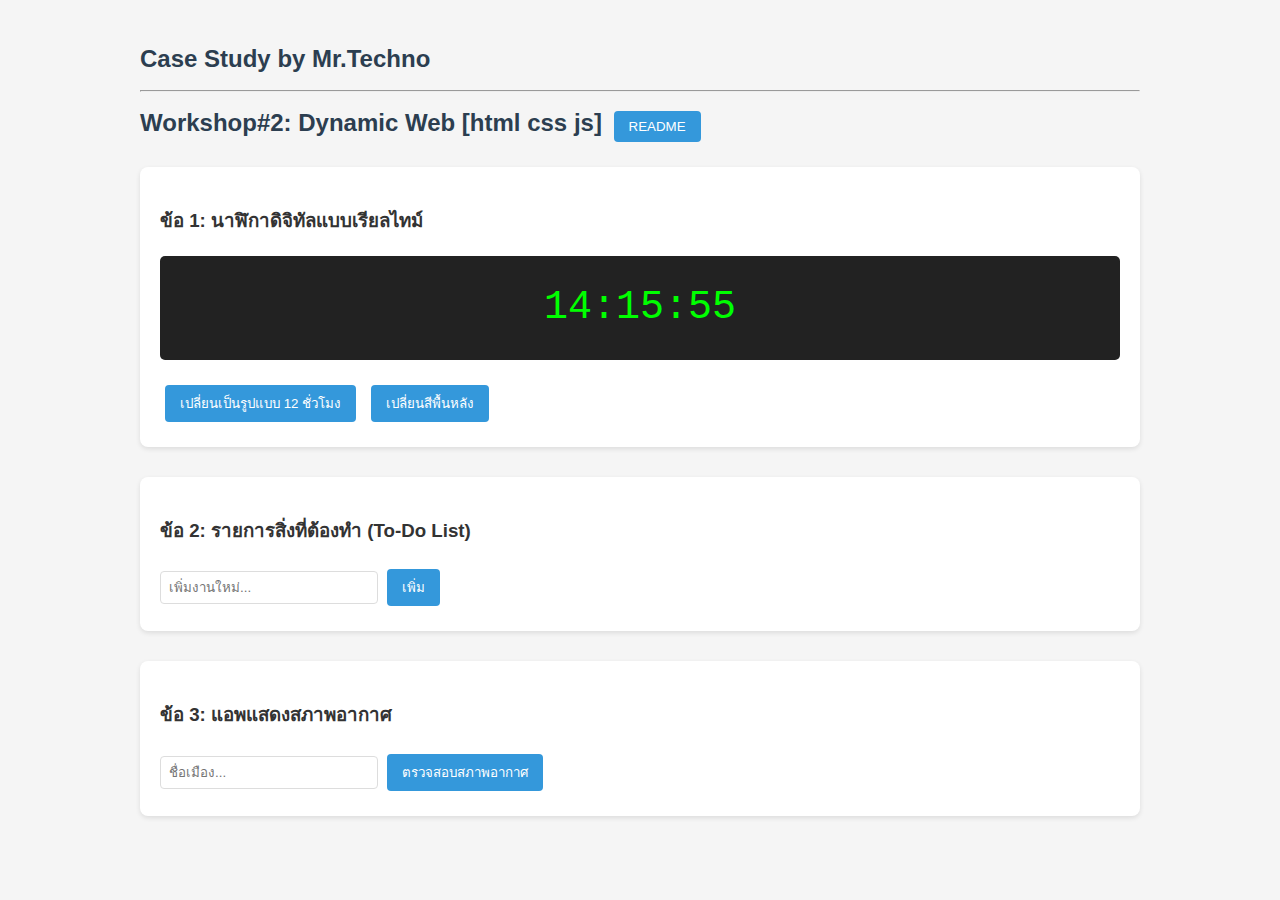
<file: DynamicWeb (HTML-CSS-JS)/index.html>
<!DOCTYPE html>
<html lang="th">
<head>
    <meta charset="UTF-8">
    <meta name="viewport" content="width=device-width, initial-scale=1.0">
    <title>Workshop#2: Dynamic Web [html css js]</title>
    <link rel="stylesheet" href="styles.css">
</head>
<body>
    <h2>Case Study by Mr.Techno <hr>
        Workshop#2: Dynamic Web [html css js]
        <form style="display: inline-block;"><button class="readme-link" formaction="https://thinnaphatcsi.github.io/CSI205/DynamicWeb%20(HTML-CSS-JS)/README.md">README</button></form>
    </h2>
    <!-- ข้อ 1: นาฬิกาดิจิทัล -->
    <div class="section">
        <h3>ข้อ 1: นาฬิกาดิจิทัลแบบเรียลไทม์</h3>
        <div class="clock" id="clock">00:00:00</div>
        <div>
            <button id="toggleFormat">เปลี่ยนเป็นรูปแบบ 12 ชั่วโมง</button>
            <button id="changeColor">เปลี่ยนสีพื้นหลัง</button>
        </div>
    </div>
    
    <!-- ข้อ 2: To-Do List -->
    <div class="section">
        <h3>ข้อ 2: รายการสิ่งที่ต้องทำ (To-Do List)</h3>
        <div>
            <input type="text" id="todoInput" placeholder="เพิ่มงานใหม่...">
            <button id="addTodo">เพิ่ม</button>
        </div>
        <div id="todoList"></div>
    </div>
    
    <!-- ข้อ 3: สภาพอากาศ -->
    <div class="section">
        <h3>ข้อ 3: แอพแสดงสภาพอากาศ</h3>
        <div>
            <input type="text" id="cityInput" placeholder="ชื่อเมือง...">
            <button id="getWeather">ตรวจสอบสภาพอากาศ</button>
        </div>
        <div id="weatherResult"></div>
    </div>

    <script src="script.js">
       
    </script>
</body>
</html>
</file>
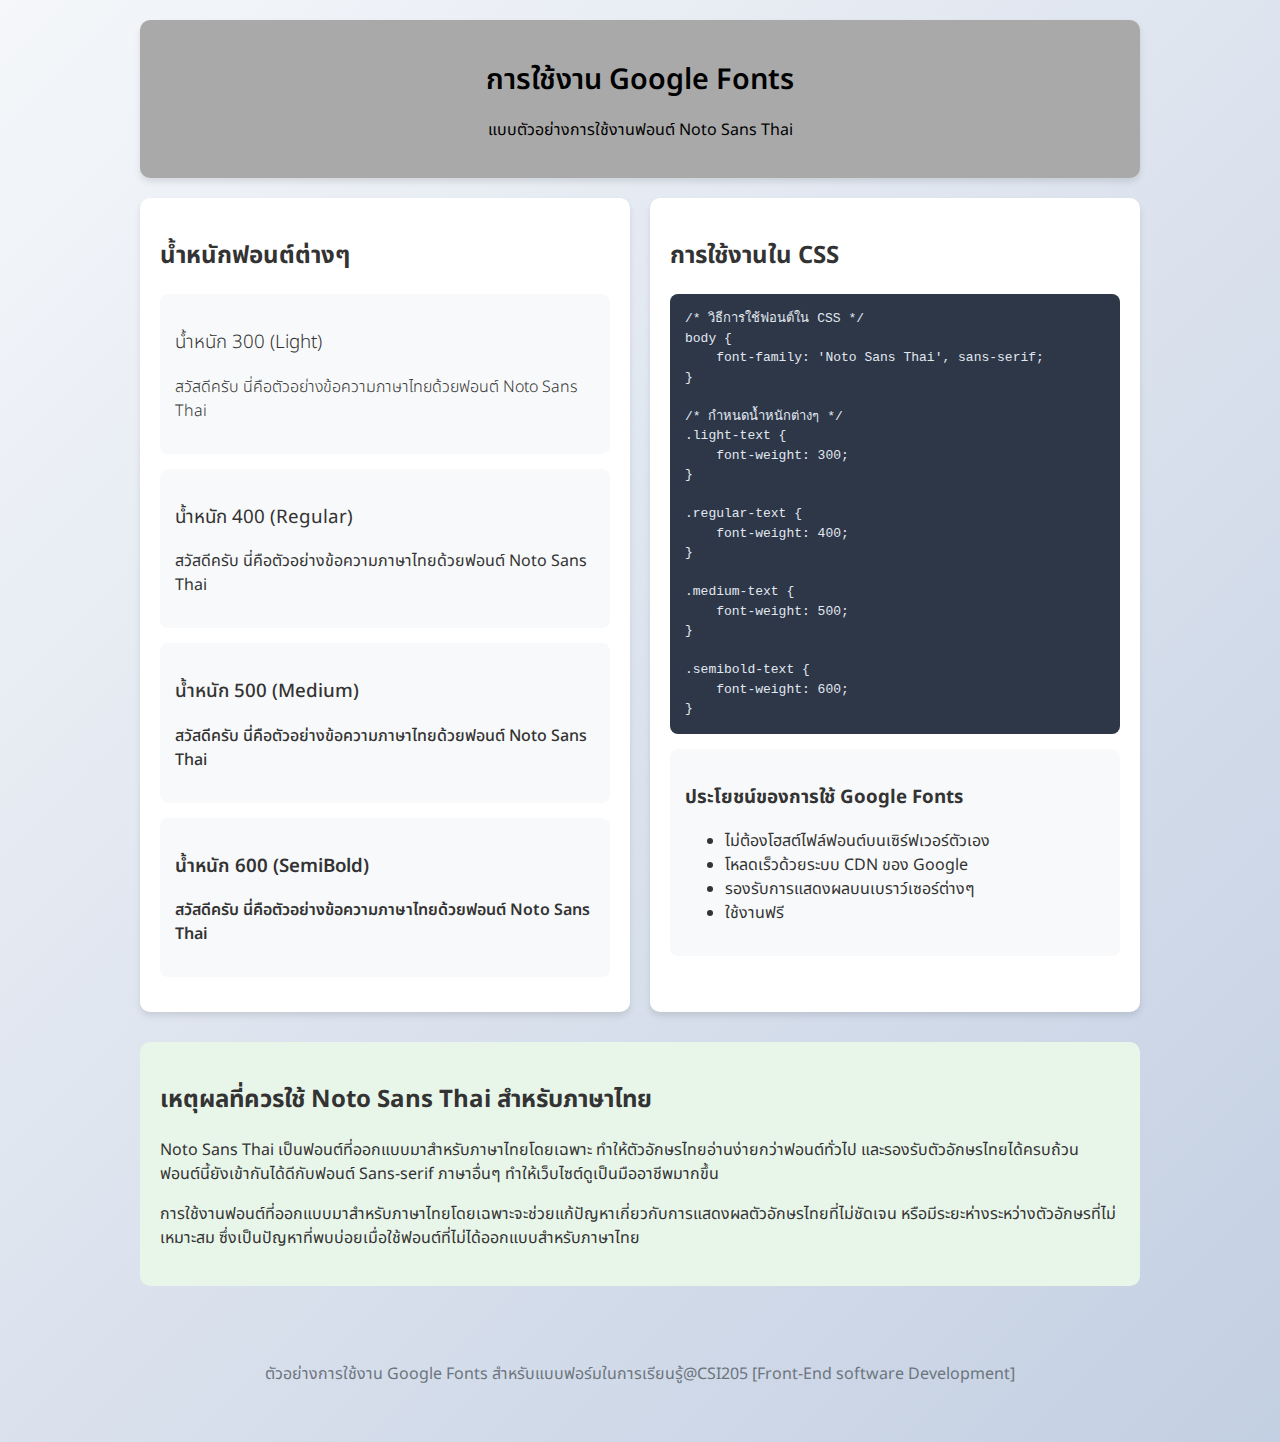
<file: Google Fonts (Noto Sans Thai)/index.html>
<!DOCTYPE html>
<html lang="th">
<head>
    <meta charset="UTF-8">
    <meta name="viewport" content="width=device-width, initial-scale=1.0">
    <title>ตัวอย่างการใช้งาน Google Fonts</title>
    <link href="https://fonts.googleapis.com/css2?family=Noto+Sans+Thai:wght@300;400;500;600&display=swap" rel="stylesheet">
    <style>
        body {
            font-family: 'Noto Sans Thai', sans-serif;
            background: linear-gradient(135deg, #f5f7fa 0%, #c3cfe2 100%);
            color: #333;
            line-height: 1.5;
            padding: 20px;
            max-width: 1000px;
            margin: 0 auto;
        }
        
        header {
            text-align: center;
            padding: 20px;
            background: darkgray;
            color: black;
            border-radius: 10px;
            margin-bottom: 20px;
            box-shadow: 0 4px 6px rgba(0, 0, 0, 0.1);
        }
        
        h1 {
            font-weight: 600;
            font-size: 1.8rem;
            margin-bottom: 10px;
        }
        
        .container {
            display: grid;
            grid-template-columns: 1fr 1fr;
            gap: 20px;
        }
        
        .card {
            background: white;
            padding: 20px;
            border-radius: 10px;
            box-shadow: 0 4px 6px rgba(0, 0, 0, 0.1);
        }
        
        .font-weight-300 { font-weight: 300; }
        .font-weight-400 { font-weight: 400; }
        .font-weight-500 { font-weight: 500; }
        .font-weight-600 { font-weight: 600; }
        
        .example {
            margin: 15px 0;
            padding: 15px;
            background: #f8f9fa;
            border-radius: 8px;
        }
        
        .code-example {
            background: #2d3748;
            color: #e2e8f0;
            padding: 15px;
            border-radius: 8px;
            font-family: monospace;
            margin: 15px 0;
            overflow-x: auto;
        }
        
        .usage {
            background: #e8f5e9;
            padding: 20px;
            border-radius: 10px;
            margin-top: 30px;
        }
        
        footer {
            text-align: center;
            margin-top: 40px;
            padding: 20px;
            color: #6c757d;
        }
        
        @media (max-width: 768px) {
            .container {
                grid-template-columns: 1fr;
            }
        }
    </style>
</head>
<body>
    <header>
        <h1>การใช้งาน Google Fonts</h1>
        <p>แบบตัวอย่างการใช้งานฟอนต์ Noto Sans Thai</p>
    </header>
    
    <div class="container">
        <div class="card">
            <h2>น้ำหนักฟอนต์ต่างๆ</h2>
            
            <div class="example">
                <h3 class="font-weight-300">น้ำหนัก 300 (Light)</h3>
                <p class="font-weight-300">สวัสดีครับ นี่คือตัวอย่างข้อความภาษาไทยด้วยฟอนต์ Noto Sans Thai</p>
            </div>
            
            <div class="example">
                <h3 class="font-weight-400">น้ำหนัก 400 (Regular)</h3>
                <p class="font-weight-400">สวัสดีครับ นี่คือตัวอย่างข้อความภาษาไทยด้วยฟอนต์ Noto Sans Thai</p>
            </div>
            
            <div class="example">
                <h3 class="font-weight-500">น้ำหนัก 500 (Medium)</h3>
                <p class="font-weight-500">สวัสดีครับ นี่คือตัวอย่างข้อความภาษาไทยด้วยฟอนต์ Noto Sans Thai</p>
            </div>
            
            <div class="example">
                <h3 class="font-weight-600">น้ำหนัก 600 (SemiBold)</h3>
                <p class="font-weight-600">สวัสดีครับ นี่คือตัวอย่างข้อความภาษาไทยด้วยฟอนต์ Noto Sans Thai</p>
            </div>
        </div>
        
        <div class="card">
            <h2>การใช้งานใน CSS</h2>
            
            <div class="code-example">
                /* วิธีการใช้ฟอนต์ใน CSS */<br>
                body {<br>
                &nbsp;&nbsp;&nbsp;&nbsp;font-family: 'Noto Sans Thai', sans-serif;<br>
                }<br><br>
                
                /* กำหนดน้ำหนักต่างๆ */<br>
                .light-text {<br>
                &nbsp;&nbsp;&nbsp;&nbsp;font-weight: 300;<br>
                }<br><br>
                
                .regular-text {<br>
                &nbsp;&nbsp;&nbsp;&nbsp;font-weight: 400;<br>
                }<br><br>
                
                .medium-text {<br>
                &nbsp;&nbsp;&nbsp;&nbsp;font-weight: 500;<br>
                }<br><br>
                
                .semibold-text {<br>
                &nbsp;&nbsp;&nbsp;&nbsp;font-weight: 600;<br>
                }
            </div>
            
            <div class="example">
                <h3>ประโยชน์ของการใช้ Google Fonts</h3>
                <ul>
                    <li>ไม่ต้องโฮสต์ไฟล์ฟอนต์บนเซิร์ฟเวอร์ตัวเอง</li>
                    <li>โหลดเร็วด้วยระบบ CDN ของ Google</li>
                    <li>รองรับการแสดงผลบนเบราว์เซอร์ต่างๆ</li>
                    <li>ใช้งานฟรี</li>
                </ul>
            </div>
        </div>
    </div>
    
    <div class="usage">
        <h2>เหตุผลที่ควรใช้ Noto Sans Thai สำหรับภาษาไทย</h2>
        <p>Noto Sans Thai เป็นฟอนต์ที่ออกแบบมาสำหรับภาษาไทยโดยเฉพาะ ทำให้ตัวอักษรไทยอ่านง่ายกว่าฟอนต์ทั่วไป และรองรับตัวอักษรไทยได้ครบถ้วน ฟอนต์นี้ยังเข้ากันได้ดีกับฟอนต์ Sans-serif ภาษาอื่นๆ ทำให้เว็บไซต์ดูเป็นมืออาชีพมากขึ้น</p>
        
        <p>การใช้งานฟอนต์ที่ออกแบบมาสำหรับภาษาไทยโดยเฉพาะจะช่วยแก้ปัญหาเกี่ยวกับการแสดงผลตัวอักษรไทยที่ไม่ชัดเจน หรือมีระยะห่างระหว่างตัวอักษรที่ไม่เหมาะสม ซึ่งเป็นปัญหาที่พบบ่อยเมื่อใช้ฟอนต์ที่ไม่ได้ออกแบบสำหรับภาษาไทย</p>
    </div>
    
    <footer>
        <p>ตัวอย่างการใช้งาน Google Fonts สำหรับแบบฟอร์มในการเรียนรู้@CSI205 [Front-End software Development]</p>
    </footer>
</body>
</html>
</file>
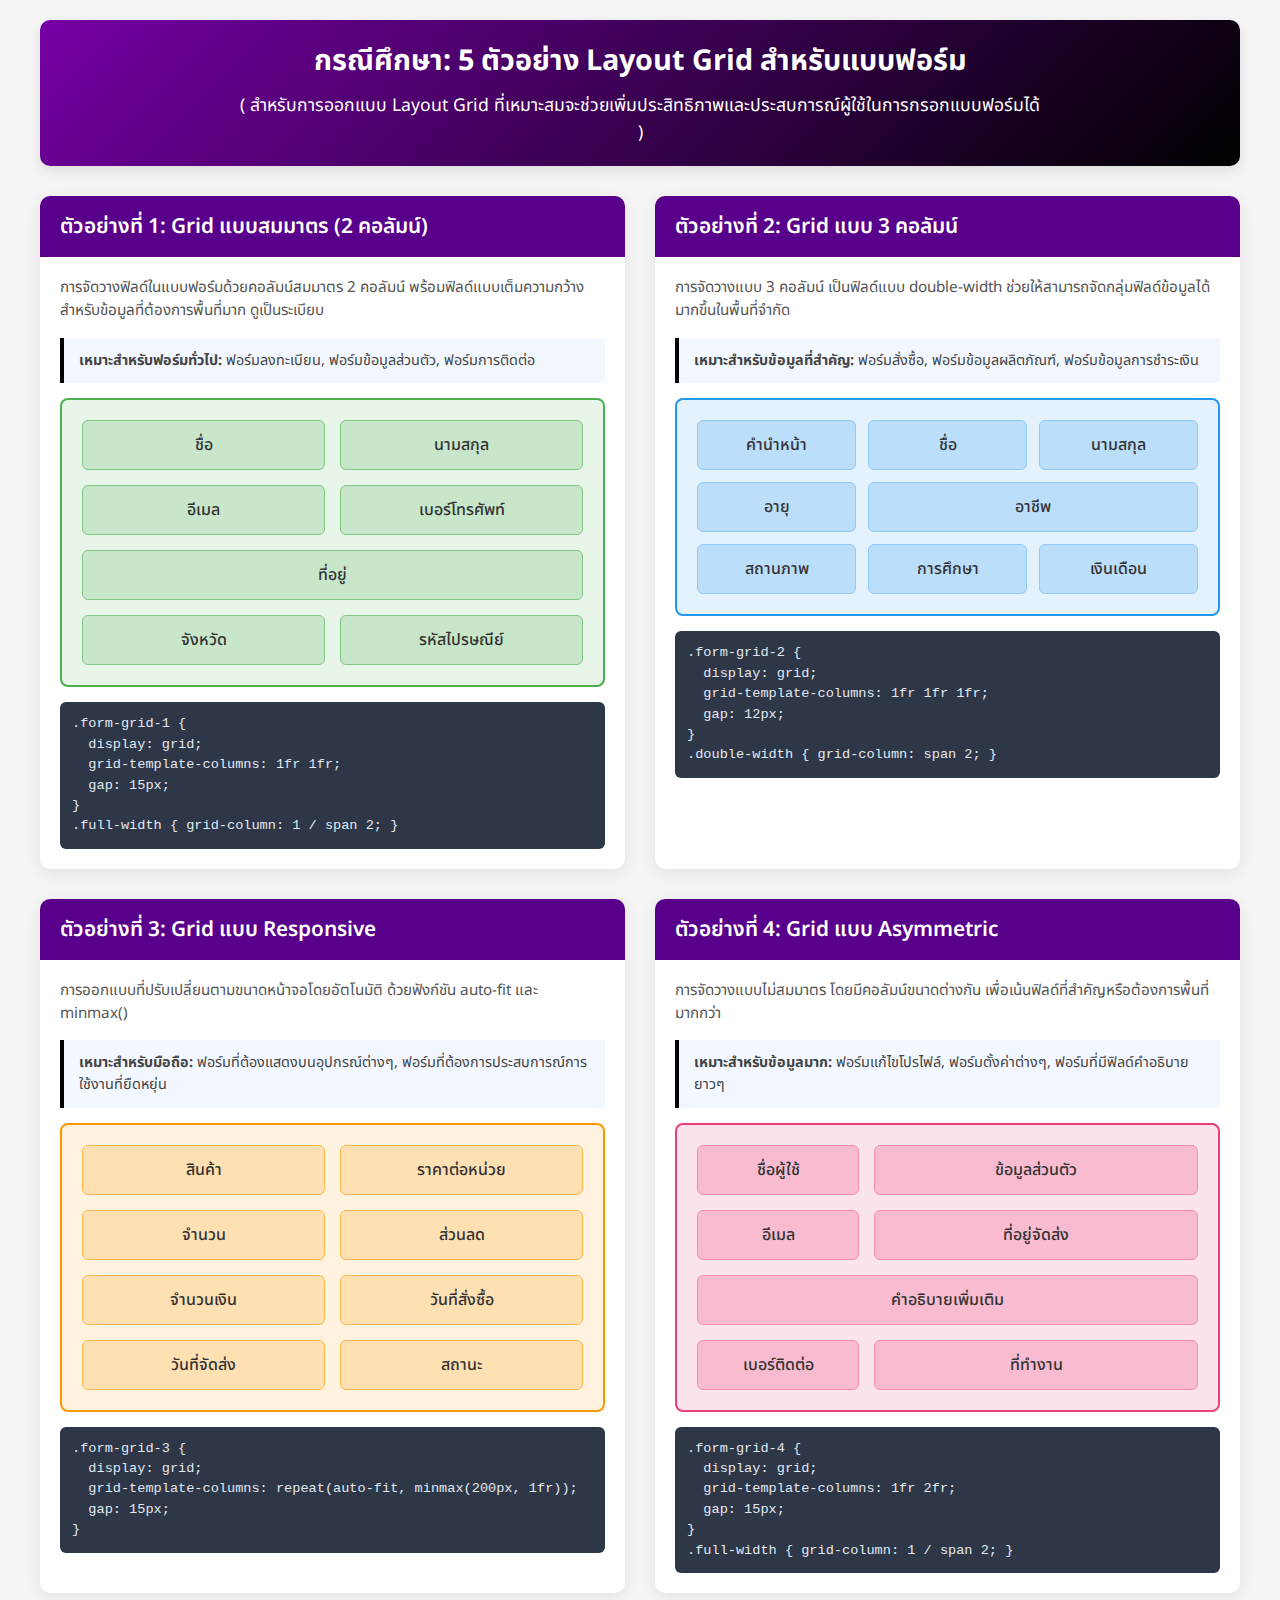
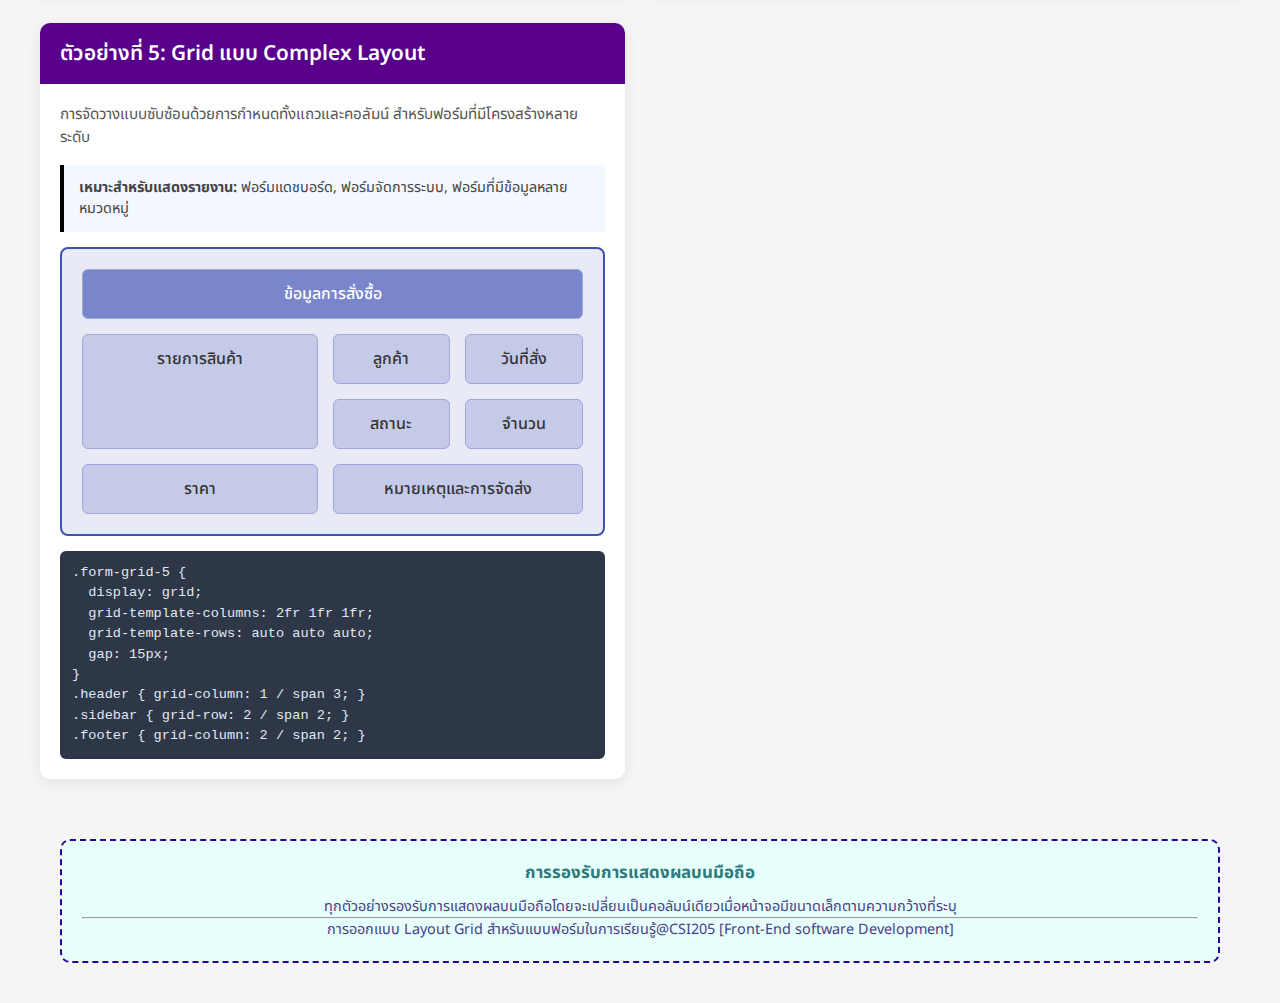
<file: Grid_Layout Design/index.html>
<!DOCTYPE html>
<html lang="th">
<head>
    <meta charset="UTF-8">
    <meta name="viewport" content="width=device-width, initial-scale=1.0">
    <title>Workshop: Grid-Layout design</title>
    <link href="https://fonts.googleapis.com/css2?family=Noto+Sans+Thai:wght@300;400;500;600&display=swap" rel="stylesheet">
    <link rel="stylesheet" href="styles.css">
</head>
<body>
    <div class="container">
        <header>
            <h1>กรณีศึกษา: 5 ตัวอย่าง Layout Grid สำหรับแบบฟอร์ม</h1>
            <p class="description">( สำหรับการออกแบบ Layout Grid ที่เหมาะสมจะช่วยเพิ่มประสิทธิภาพและประสบการณ์ผู้ใช้ในการกรอกแบบฟอร์มได้ )</p>
        </header>
        
        <div class="examples-container">
            <!-- ตัวอย่างที่ 1 -->
            <div class="example">
                <div class="example-title">ตัวอย่างที่ 1: Grid แบบสมมาตร (2 คอลัมน์)</div>
                <div class="example-content">
                    <p class="example-description">การจัดวางฟิลด์ในแบบฟอร์มด้วยคอลัมน์สมมาตร 2 คอลัมน์ พร้อมฟิลด์แบบเต็มความกว้างสำหรับข้อมูลที่ต้องการพื้นที่มาก ดูเป็นระเบียบ</p>
                    <div class="example-usage">
                        <strong>เหมาะสำหรับฟอร์มทั่วไป:</strong> ฟอร์มลงทะเบียน, ฟอร์มข้อมูลส่วนตัว, ฟอร์มการติดต่อ
                    </div>
                    <div class="form-grid-1">
                        <div class="form-item">ชื่อ</div>
                        <div class="form-item">นามสกุล</div>
                        <div class="form-item">อีเมล</div>
                        <div class="form-item">เบอร์โทรศัพท์</div>
                        <div class="form-item full-width">ที่อยู่</div>
                        <div class="form-item">จังหวัด</div>
                        <div class="form-item">รหัสไปรษณีย์</div>
                    </div>
                    <div class="code-sample">
                        .form-grid-1 {<br>
                        &nbsp;&nbsp;display: grid;<br>
                        &nbsp;&nbsp;grid-template-columns: 1fr 1fr;<br>
                        &nbsp;&nbsp;gap: 15px;<br>
                        }<br>
                        .full-width { grid-column: 1 / span 2; }
                    </div>
                </div>
            </div>
            
            <!-- ตัวอย่างที่ 2 -->
            <div class="example">
                <div class="example-title">ตัวอย่างที่ 2: Grid แบบ 3 คอลัมน์</div>
                <div class="example-content">
                    <p class="example-description">การจัดวางแบบ 3 คอลัมน์ เป็นฟิลด์แบบ double-width ช่วยให้สามารถจัดกลุ่มฟิลด์ข้อมูลได้มากขึ้นในพื้นที่จำกัด</p>
                    <div class="example-usage">
                        <strong>เหมาะสำหรับข้อมูลที่สำคัญ:</strong> ฟอร์มสั่งซื้อ, ฟอร์มข้อมูลผลิตภัณฑ์, ฟอร์มข้อมูลการชำระเงิน
                    </div>
                    <div class="form-grid-2">
                        <div class="form-item">คำนำหน้า</div>
                        <div class="form-item">ชื่อ</div>
                        <div class="form-item">นามสกุล</div>
                        <div class="form-item">อายุ</div>
                        <div class="form-item double-width">อาชีพ</div>
                        <div class="form-item">สถานภาพ</div>
                        <div class="form-item">การศึกษา</div>
                        <div class="form-item">เงินเดือน</div>
                    </div>
                    <div class="code-sample">
                        .form-grid-2 {<br>
                        &nbsp;&nbsp;display: grid;<br>
                        &nbsp;&nbsp;grid-template-columns: 1fr 1fr 1fr;<br>
                        &nbsp;&nbsp;gap: 12px;<br>
                        }<br>
                        .double-width { grid-column: span 2; }
                    </div>
                </div>
            </div>
            
            <!-- ตัวอย่างที่ 3 -->
            <div class="example">
                <div class="example-title">ตัวอย่างที่ 3: Grid แบบ Responsive</div>
                <div class="example-content">
                    <p class="example-description">การออกแบบที่ปรับเปลี่ยนตามขนาดหน้าจอโดยอัตโนมัติ ด้วยฟังก์ชัน auto-fit และ minmax()</p>
                    <div class="example-usage">
                        <strong>เหมาะสำหรับมือถือ:</strong> ฟอร์มที่ต้องแสดงบนอุปกรณ์ต่างๆ, ฟอร์มที่ต้องการประสบการณ์การใช้งานที่ยืดหยุ่น
                    </div>
                    <div class="form-grid-3">
                        <div class="form-item">สินค้า</div>
                        <div class="form-item">ราคาต่อหน่วย</div>
                        <div class="form-item">จำนวน</div>
                        <div class="form-item">ส่วนลด</div>
                        <div class="form-item">จำนวนเงิน</div>
                        <div class="form-item">วันที่สั่งซื้อ</div>
                        <div class="form-item">วันที่จัดส่ง</div>
                        <div class="form-item">สถานะ</div>
                    </div>
                    <div class="code-sample">
                        .form-grid-3 {<br>
                        &nbsp;&nbsp;display: grid;<br>
                        &nbsp;&nbsp;grid-template-columns: repeat(auto-fit, minmax(200px, 1fr));<br>
                        &nbsp;&nbsp;gap: 15px;<br>
                        }
                    </div>
                </div>
            </div>
            
            <!-- ตัวอย่างที่ 4 -->
            <div class="example">
                <div class="example-title">ตัวอย่างที่ 4: Grid แบบ Asymmetric</div>
                <div class="example-content">
                    <p class="example-description">การจัดวางแบบไม่สมมาตร โดยมีคอลัมน์ขนาดต่างกัน เพื่อเน้นฟิลด์ที่สำคัญหรือต้องการพื้นที่มากกว่า</p>
                    <div class="example-usage">
                        <strong>เหมาะสำหรับข้อมูลมาก:</strong> ฟอร์มแก้ไขโปรไฟล์, ฟอร์มตั้งค่าต่างๆ, ฟอร์มที่มีฟิลด์คำอธิบายยาวๆ
                    </div>
                    <div class="form-grid-4">
                        <div class="form-item">ชื่อผู้ใช้</div>
                        <div class="form-item">ข้อมูลส่วนตัว</div>
                        <div class="form-item">อีเมล</div>
                        <div class="form-item">ที่อยู่จัดส่ง</div>
                        <div class="form-item full-width">คำอธิบายเพิ่มเติม</div>
                        <div class="form-item">เบอร์ติดต่อ</div>
                        <div class="form-item">ที่ทำงาน</div>
                    </div>
                    <div class="code-sample">
                        .form-grid-4 {<br>
                        &nbsp;&nbsp;display: grid;<br>
                        &nbsp;&nbsp;grid-template-columns: 1fr 2fr;<br>
                        &nbsp;&nbsp;gap: 15px;<br>
                        }<br>
                        .full-width { grid-column: 1 / span 2; }
                    </div>
                </div>
            </div>
            
            <!-- ตัวอย่างที่ 5 -->
            <div class="example">
                <div class="example-title">ตัวอย่างที่ 5: Grid แบบ Complex Layout</div>
                <div class="example-content">
                    <p class="example-description">การจัดวางแบบซับซ้อนด้วยการกำหนดทั้งแถวและคอลัมน์ สำหรับฟอร์มที่มีโครงสร้างหลายระดับ</p>
                    <div class="example-usage">
                        <strong>เหมาะสำหรับแสดงรายงาน:</strong> ฟอร์มแดชบอร์ด, ฟอร์มจัดการระบบ, ฟอร์มที่มีข้อมูลหลายหมวดหมู่
                    </div>
                    <div class="form-grid-5">
                        <div class="form-item header">ข้อมูลการสั่งซื้อ</div>
                        <div class="form-item">ลูกค้า</div>
                        <div class="form-item">วันที่สั่ง</div>
                        <div class="form-item">สถานะ</div>
                        <div class="form-item sidebar">รายการสินค้า</div>
                        <div class="form-item">จำนวน</div>
                        <div class="form-item">ราคา</div>
                        <div class="form-item footer">หมายเหตุและการจัดส่ง</div>
                    </div>
                    <div class="code-sample">
                        .form-grid-5 {<br>
                        &nbsp;&nbsp;display: grid;<br>
                        &nbsp;&nbsp;grid-template-columns: 2fr 1fr 1fr;<br>
                        &nbsp;&nbsp;grid-template-rows: auto auto auto;<br>
                        &nbsp;&nbsp;gap: 15px;<br>
                        }<br>
                        .header { grid-column: 1 / span 3; }<br>
                        .sidebar { grid-row: 2 / span 2; }<br>
                        .footer { grid-column: 2 / span 2; }
                    </div>
                </div>
            </div>
        </div>
        
        <footer>
            <div class="responsive-note">
                <h3><i class="fas fa-mobile-alt icon"></i>การรองรับการแสดงผลบนมือถือ</h3>
                <p>ทุกตัวอย่างรองรับการแสดงผลบนมือถือโดยจะเปลี่ยนเป็นคอลัมน์เดียวเมื่อหน้าจอมีขนาดเล็กตามความกว้างที่ระบุ</p><hr>          
                <p>การออกแบบ Layout Grid สำหรับแบบฟอร์มในการเรียนรู้@CSI205 [Front-End software Development]</p>
            </div>
        </footer>
    </div>
</body>
</html>
</file>
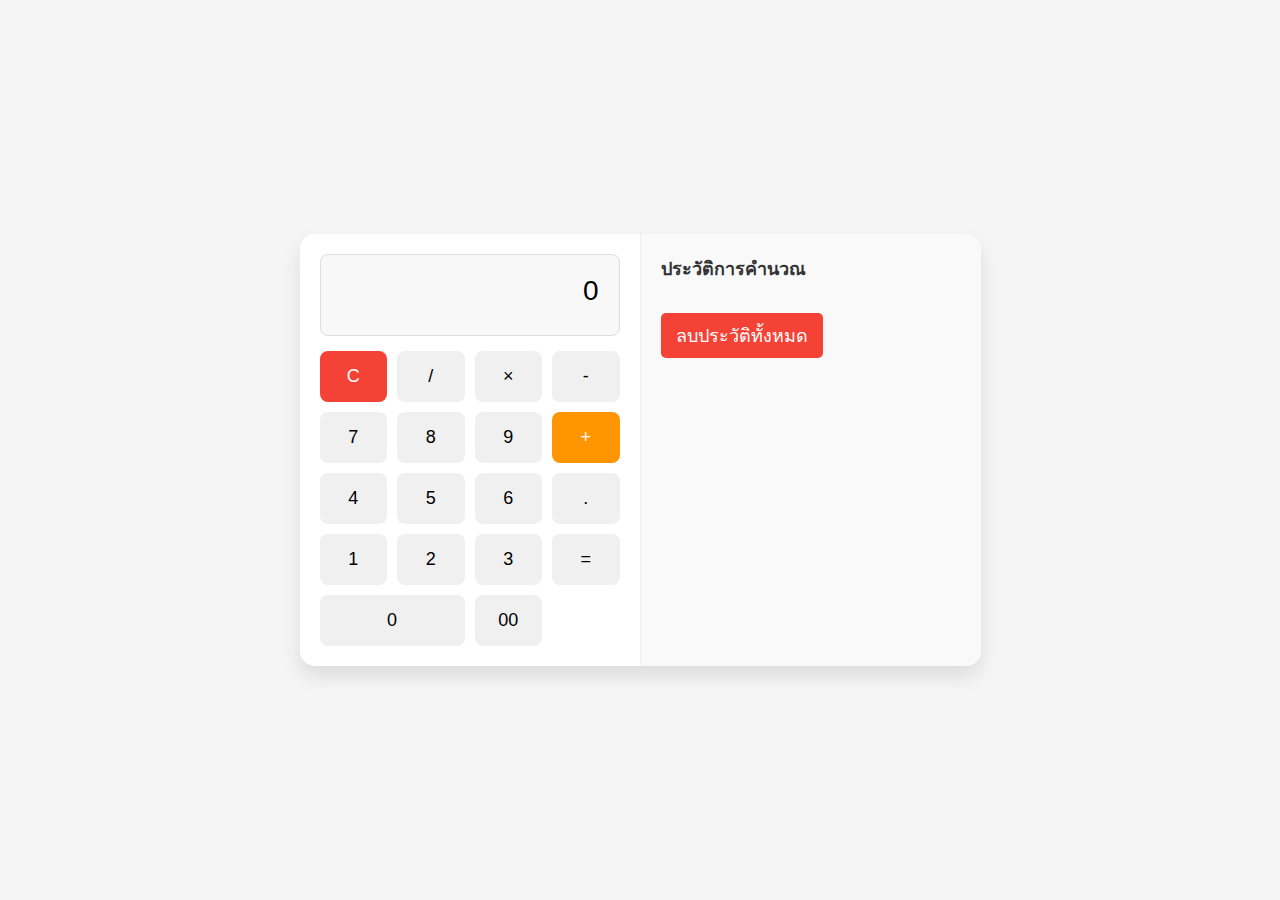
<file: Grid_Layout Design/calcHistory.html.html>
<!DOCTYPE html>
<html lang="th">
<head>
  <meta charset="UTF-8">
  <meta name="viewport" content="width=device-width, initial-scale=1.0">
  <title>เครื่องคิดเลขแบบมีประวัติ</title>
  <style>
    body {
      font-family: 'Arial', sans-serif;
      display: flex;
      justify-content: center;
      align-items: center;
      min-height: 100vh;
      margin: 0;
      background-color: #f5f5f5;
    }
    
    .calculator {
      display: flex;
      max-width: 800px;
      background-color: white;
      border-radius: 15px;
      box-shadow: 0 10px 20px rgba(0, 0, 0, 0.1);
      overflow: hidden;
    }
    
    .calc-container {
      padding: 20px;
      width: 300px;
    }
    
    .display {
      background-color: #f8f8f8;
      padding: 20px;
      text-align: right;
      font-size: 28px;
      border-radius: 8px;
      margin-bottom: 15px;
      min-height: 40px;
      border: 1px solid #ddd;
    }
    
    .buttons {
      display: grid;
      grid-template-columns: repeat(4, 1fr);
      gap: 10px;
    }
    
    button {
      padding: 15px;
      font-size: 18px;
      border: none;
      border-radius: 8px;
      cursor: pointer;
      background-color: #f0f0f0;
      transition: background-color 0.2s;
    }
    
    button:hover {
      background-color: #ddd;
    }
    
    .operator {
      background-color: #ff9500;
      color: white;
    }
    
    .operator:hover {
      background-color: #e58900;
    }
    
    .equals {
      background-color: #4CAF50;
      color: white;
      grid-column: span 2;
    }
    
    .equals:hover {
      background-color: #45a049;
    }
    
    .clear {
      background-color: #f44336;
      color: white;
    }
    
    .clear:hover {
      background-color: #d32f2f;
    }
    
    .history-container {
      padding: 20px;
      width: 300px;
      background-color: #f9f9f9;
      border-left: 1px solid #eee;
    }
    
    .history-title {
      font-size: 18px;
      font-weight: bold;
      margin-bottom: 15px;
      color: #333;
    }
    
    .history-list {
      max-height: 300px;
      overflow-y: auto;
    }
    
    .history-item {
      padding: 10px;
      margin-bottom: 8px;
      background-color: #fff;
      border-radius: 5px;
      cursor: pointer;
      transition: background-color 0.2s;
      border: 1px solid #eee;
    }
    
    .history-item:hover {
      background-color: #f0f0f0;
    }
    
    .history-clear {
      margin-top: 15px;
      padding: 8px 15px;
      background-color: #f44336;
      color: white;
      border: none;
      border-radius: 5px;
      cursor: pointer;
    }
    
    .history-clear:hover {
      background-color: #d32f2f;
    }
  </style>
</head>
<body>
  <div class="calculator">
    <div class="calc-container">
      <div class="display" id="display">0</div>
      <div class="buttons">
        <button class="clear" onclick="clearDisplay()">C</button>
        <button onclick="appendToDisplay('/')">/</button>
        <button onclick="appendToDisplay('*')">×</button>
        <button onclick="appendToDisplay('-')">-</button>
        
        <button onclick="appendToDisplay('7')">7</button>
        <button onclick="appendToDisplay('8')">8</button>
        <button onclick="appendToDisplay('9')">9</button>
        <button class="operator" onclick="appendToDisplay('+')">+</button>
        
        <button onclick="appendToDisplay('4')">4</button>
        <button onclick="appendToDisplay('5')">5</button>
        <button onclick="appendToDisplay('6')">6</button>
        <button onclick="appendToDisplay('.')">.</button>
        
        <button onclick="appendToDisplay('1')">1</button>
        <button onclick="appendToDisplay('2')">2</button>
        <button onclick="appendToDisplay('3')">3</button>
        <button onclick="calculate()">=</button>
        
        <button onclick="appendToDisplay('0')" style="grid-column: span 2;">0</button>
        <button onclick="appendToDisplay('00')">00</button>
      </div>
    </div>
    
    <div class="history-container">
      <div class="history-title">ประวัติการคำนวณ</div>
      <div class="history-list" id="historyList"></div>
      <button class="history-clear" onclick="clearHistory()">ลบประวัติทั้งหมด</button>
    </div>
  </div>

  <script>
    let currentInput = '0';
    let calculationHistory = [];
    
    const display = document.getElementById('display');
    const historyList = document.getElementById('historyList');
    
    // อัปเดตการแสดงผล
    function updateDisplay() {
      display.textContent = currentInput;
    }
    
    // เพิ่มตัวอักษรไปยัง display
    function appendToDisplay(value) {
      if (currentInput === '0' && value !== '.') {
        currentInput = value;
      } else {
        currentInput += value;
      }
      updateDisplay();
    }
    
    // ล้าง display
    function clearDisplay() {
      currentInput = '0';
      updateDisplay();
    }
    
    // คำนวณผลลัพธ์
    function calculate() {
      try {
        // ใช้ Function constructor สำหรับการคำนวณ (ควรใช้ด้วยความระมัดระวัง)
        const result = eval(currentInput);
        
        // เพิ่มลงในประวัติ
        addToHistory(`${currentInput} = ${result}`);
        
        currentInput = String(result);
        updateDisplay();
      } catch (error) {
        currentInput = 'Error';
        updateDisplay();
        setTimeout(() => {
          currentInput = '0';
          updateDisplay();
        }, 1500);
      }
    }
    
    // เพิ่มการคำนวณลงในประวัติ
    function addToHistory(calculation) {
      calculationHistory.push(calculation);
      
      // สร้าง element สำหรับประวัติ
      const historyItem = document.createElement('div');
      historyItem.className = 'history-item';
      historyItem.textContent = calculation;
      
      // เมื่อคลิกที่ประวัติ ให้ใส่การคำนวณกลับไปที่ display
      historyItem.addEventListener('click', () => {
        const expression = calculation.split(' = ')[0];
        currentInput = expression;
        updateDisplay();
      });
      
      // เพิ่มปุ่มลบสำหรับรายการนี้
      const deleteBtn = document.createElement('button');
      deleteBtn.textContent = 'ลบ';
      deleteBtn.style.cssText = 'float: right; padding: 2px 5px; font-size: 12px;';
      deleteBtn.addEventListener('click', (e) => {
        e.stopPropagation();
        historyItem.remove();
        calculationHistory = calculationHistory.filter(item => item !== calculation);
      });
      
      historyItem.appendChild(deleteBtn);
      historyList.appendChild(historyItem);
    }
    
    // ล้างประวัติทั้งหมด
    function clearHistory() {
      calculationHistory = [];
      historyList.innerHTML = '';
    }
  </script>
</body>
</html>
</file>
<file: DynamicWeb (HTML-CSS-JS)/styles.css>
body {
            font-family: 'Segoe UI', Tahoma, Geneva, Verdana, sans-serif;
            line-height: 1.6;
            color: #333;
            max-width: 1000px;
            margin: 0 auto;
            padding: 20px;
            background-color: #f5f5f5;
        }
        .section {
            background: white;
            border-radius: 8px;
            padding: 20px;
            margin-bottom: 30px;
            box-shadow: 0 2px 5px rgba(0,0,0,0.1);
        }
        h1, h2 {
            color: #2c3e50;
        }
        button {
            background: #3498db;
            color: white;
            border: none;
            padding: 8px 15px;
            border-radius: 4px;
            cursor: pointer;
            margin: 5px;
        }
        button:hover {
            background: #2980b9;
        }
        input[type="text"] {
            padding: 8px;
            border: 1px solid #ddd;
            border-radius: 4px;
            width: 200px;
        }
        .clock {
            font-size: 2.5em;
            text-align: center;
            margin: 20px 0;
            font-family: 'Courier New', monospace;
            background: #222;
            color: #0f0;
            padding: 20px;
            border-radius: 5px;
        }
        .todo-item {
            display: flex;
            justify-content: space-between;
            align-items: center;
            padding: 10px;
            border-bottom: 1px solid #eee;
        }
        .todo-item.completed span {
            text-decoration: line-through;
            color: #888;
        }
        .weather-card {
            border: 1px solid #ddd;
            border-radius: 8px;
            padding: 15px;
            margin-top: 15px;
            text-align: center;
        }
        .error {
            color: #e74c3c;
            margin-top: 5px;
        }
</file>
<file: Grid_Layout Design/styles.css>
* {
            box-sizing: border-box;
            margin: 0;
            padding: 0;
            font-family: 'Noto Sans Thai', sans-serif;
        }
        
        body {
            padding: 20px;
            background-color: whitesmoke;
            color: #333;
            line-height: 1.5;
        }
        
        .container {
            max-width: 1200px;
            margin: 0 auto;
        }
        
        header {
            text-align: center;
            margin-bottom: 30px;
            padding: 20px;
            background: linear-gradient(135deg, rgb(118, 0, 165) 0%, #000000 100%);
            color: white;
            border-radius: 10px;
            box-shadow: 0 4px 12px rgba(0,0,0,0.1);
        }
        
        h1 {
            font-size: 1.8rem;
            margin-bottom: 10px;
        }
        
        .description {
            font-size: 1.1rem;
            max-width: 800px;
            margin: 0 auto;
        }
        
        .examples-container {
            display: grid;
            grid-template-columns: 1fr 1fr;
            gap: 30px;
        }
        
        .example {
            background-color: white;
            border-radius: 10px;
            overflow: hidden;
            box-shadow: 0 4px 15px rgba(0,0,0,0.08);
            transition: transform 0.3s ease;
        }
        
        .example:hover {
            transform: translateY(-5px);
            border: rgb(0, 0, 0) solid 2px;
        }
        
        .example-title {
            padding: 15px 20px;
            background-color: #58008b;
            color: white;
            font-size: 1.3rem;
            font-weight: 600;
        }
        
        .example-content {
            padding: 20px;
        }
        
        .example-description {
            margin-bottom: 15px;
            color: #555;
            font-size: 0.95rem;
        }
        
        .example-usage {
            background-color: #f3f7ff;
            padding: 12px 15px;
            border-left: 4px solid #000205;
            margin-bottom: 15px;
            font-size: 0.9rem;
            color: #444;
        }
        
        /* ตัวอย่างที่ 1: Grid แบบสมมาตร 2 คอลัมน์ */
        .form-grid-1 {
            display: grid;
            grid-template-columns: 1fr 1fr;
            gap: 15px;
            padding: 20px;
            background-color: #e8f5e9;
            border: 2px solid #4caf50;
            border-radius: 8px;
        }
        
        .form-grid-1 .form-item {
            padding: 12px;
            background-color: #c8e6c9;
            border: 1px solid #81c784;
            border-radius: 6px;
            text-align: center;
            font-weight: 500;
        }
        
        .form-grid-1 .full-width {
            grid-column: 1 / span 2;
        }
        
        /* ตัวอย่างที่ 2: Grid แบบ 3 คอลัมน์ */
        .form-grid-2 {
            display: grid;
            grid-template-columns: 1fr 1fr 1fr;
            gap: 12px;
            padding: 20px;
            background-color: #e3f2fd;
            border: 2px solid #2196f3;
            border-radius: 8px;
        }
        
        .form-grid-2 .form-item {
            padding: 12px;
            background-color: #bbdefb;
            border: 1px solid #90caf9;
            border-radius: 6px;
            text-align: center;
            font-weight: 500;
        }
        
        .form-grid-2 .double-width {
            grid-column: span 2;
        }
        
        /* ตัวอย่างที่ 3: Grid แบบ Responsive */
        .form-grid-3 {
            display: grid;
            grid-template-columns: repeat(auto-fit, minmax(200px, 1fr));
            gap: 15px;
            padding: 20px;
            background-color: #fff3e0;
            border: 2px solid #ff9800;
            border-radius: 8px;
        }
        
        .form-grid-3 .form-item {
            padding: 12px;
            background-color: #ffe0b2;
            border: 1px solid #ffb74d;
            border-radius: 6px;
            text-align: center;
            font-weight: 500;
        }
        
        /* ตัวอย่างที่ 4: Grid แบบ Asymmetric */
        .form-grid-4 {
            display: grid;
            grid-template-columns: 1fr 2fr;
            gap: 15px;
            padding: 20px;
            background-color: #fce4ec;
            border: 2px solid #ec407a;
            border-radius: 8px;
        }
        
        .form-grid-4 .form-item {
            padding: 12px;
            background-color: #f8bbd0;
            border: 1px solid #f48fb1;
            border-radius: 6px;
            text-align: center;
            font-weight: 500;
        }
        
        .form-grid-4 .full-width {
            grid-column: 1 / span 2;
        }
        
        /* ตัวอย่างที่ 5: Grid แบบ Complex Layout */
        .form-grid-5 {
            display: grid;
            grid-template-columns: 2fr 1fr 1fr;
            grid-template-rows: auto auto auto;
            gap: 15px;
            padding: 20px;
            background-color: #e8eaf6;
            border: 2px solid #3f51b5;
            border-radius: 8px;
        }
        
        .form-grid-5 .form-item {
            padding: 12px;
            background-color: #c5cae9;
            border: 1px solid #9fa8da;
            border-radius: 6px;
            text-align: center;
            font-weight: 500;
        }
        
        .form-grid-5 .header {
            grid-column: 1 / span 3;
            background-color: #7986cb;
            color: white;
        }
        
        .form-grid-5 .sidebar {
            grid-row: 2 / span 2;
        }
        
        .form-grid-5 .footer {
            grid-column: 2 / span 2;
        }
        
        .code-sample {
            margin-top: 15px;
            padding: 12px;
            background-color: #2d3748;
            color: #e2e8f0;
            border-radius: 6px;
            font-family: 'Courier New', monospace;
            font-size: 0.85rem;
            overflow-x: auto;
        }
        
        @media (max-width: 992px) {
            .examples-container {
                grid-template-columns: 1fr;
            }
        }
        
        @media (max-width: 768px) {
            .form-grid-1,
            .form-grid-2,
            .form-grid-4,
            .form-grid-5 {
                grid-template-columns: 1fr;
            }
            
            .form-grid-1 .full-width,
            .form-grid-2 .double-width,
            .form-grid-4 .full-width,
            .form-grid-5 .header,
            .form-grid-5 .footer {
                grid-column: 1;
            }
            
            .form-grid-5 .sidebar {
                grid-row: auto;
            }
        }
        
        .responsive-note {
            background: #e6fffa;
            padding: 20px;
            border-radius: 10px;
            margin-top: 20px;
            text-align: center;
            border: 2px dashed #2e009b;
        }
        
        .responsive-note h3 {
            color: #2c7a7b;
            margin-bottom: 10px;
        }
        
        footer {
            text-align: center;
            margin-top: 20px;
            padding: 20px;
            color: darkslateblue;
            font-size: 0.9rem;
        }
</file>
